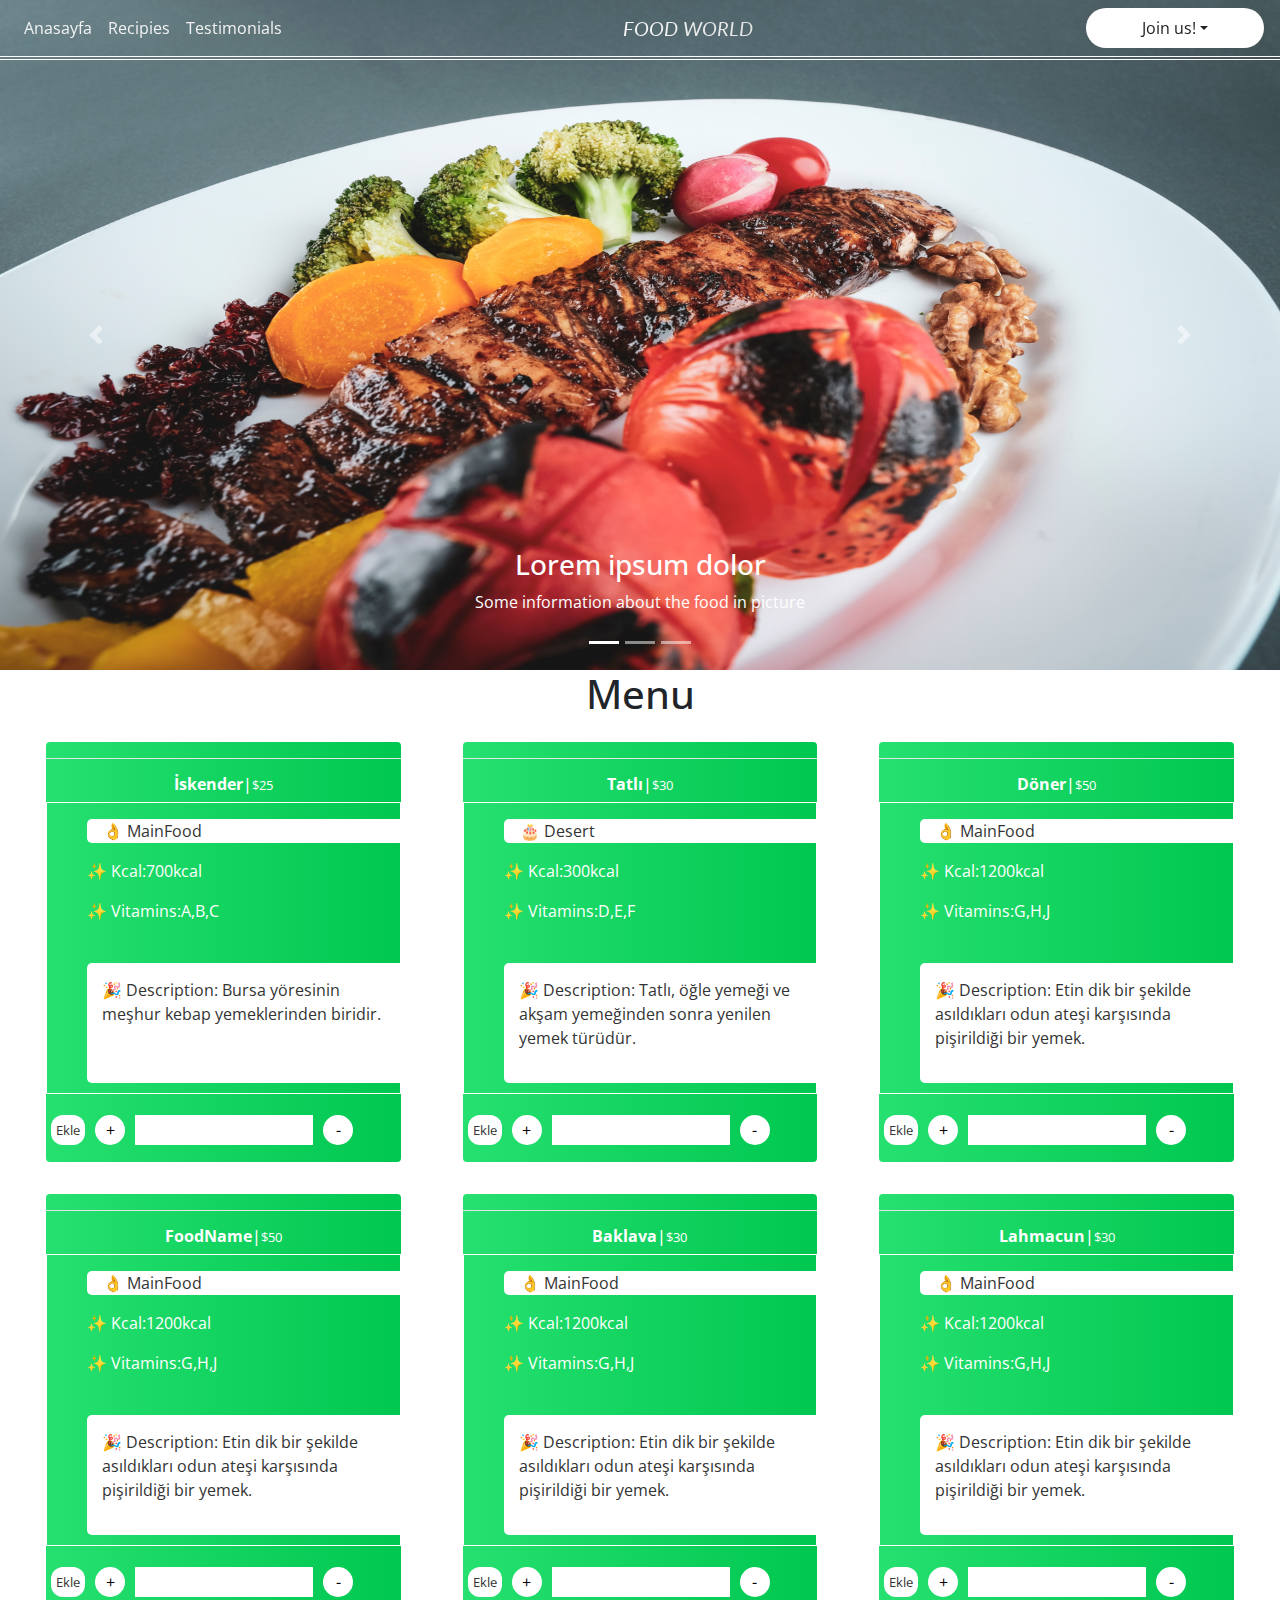
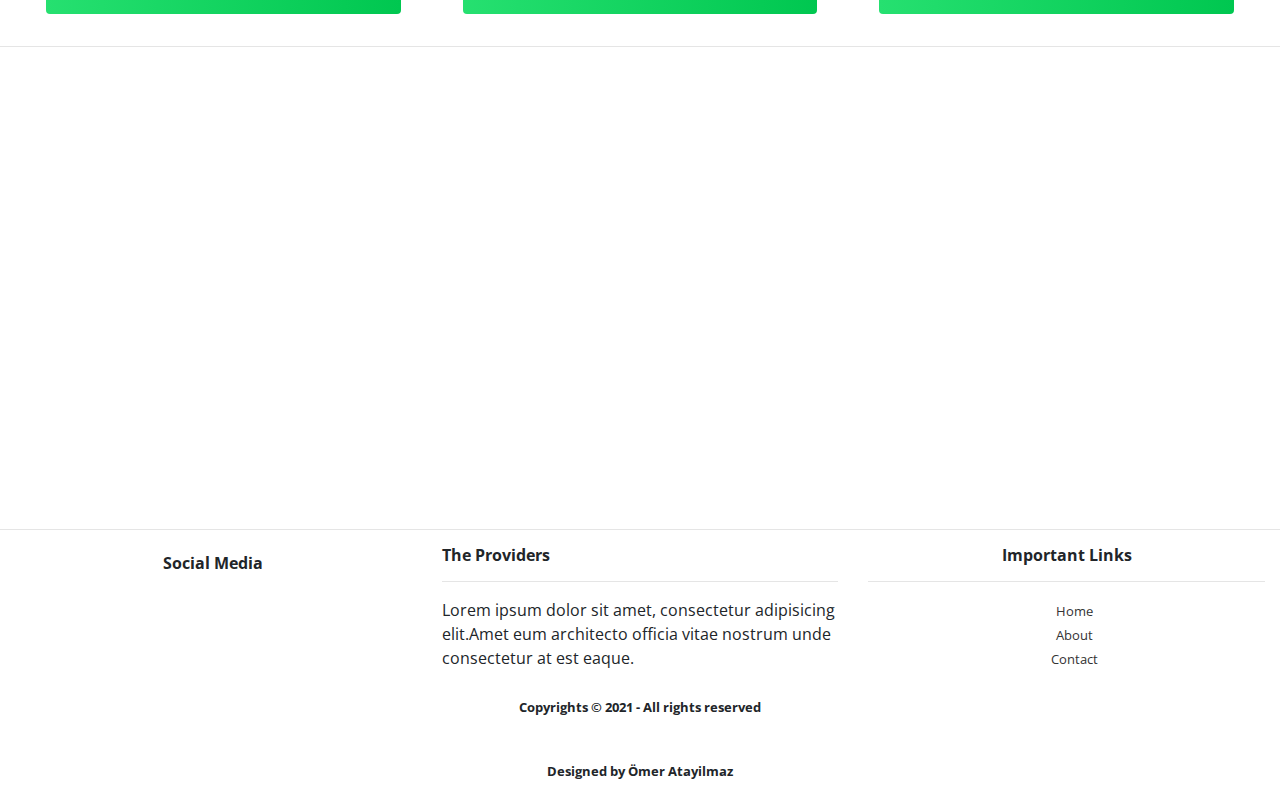
<file: html/index.html>
<!DOCTYPE html>
<html lang="en">
<head>
  <title>Food World</title>
  <meta charset="utf-8">
  <meta name="viewport" content="width=device-width, initial-scale=1">
  <link rel="stylesheet" href="https://maxcdn.bootstrapcdn.com/bootstrap/4.5.2/css/bootstrap.min.css">
<script src="https://ajax.googleapis.com/ajax/libs/jquery/3.5.1/jquery.min.js"></script>
<script src="https://cdnjs.cloudflare.com/ajax/libs/popper.js/1.16.0/umd/popper.min.js"></script>
<script src="https://maxcdn.bootstrapcdn.com/bootstrap/4.5.2/js/bootstrap.min.js"></script>
<link rel="stylesheet" href="https://use.fontawesome.com/releases/v5.7.0/css/all.css" integrity="sha384-lZN37f5QGtY3VHgisS14W3ExzMWZxybE1SJSEsQp9S+oqd12jhcu+A56Ebc1zFSJ" crossorigin="anonymous">
<link rel="stylesheet" href="../css/style.css">
<link rel="stylesheet" href="../css/nav.css">
</head>
<body>

<nav class="navbar navbar-expand-md   fixed-top">
  <button class="navbar-toggler bg-dark text-white" type="button" data-toggle="collapse" data-target="#collapsibleNavbar">
    <span class="navbar-toggler-icon bg-dark text-white"></span>
  </button>
  <div class="collapse navbar-collapse" id="collapsibleNavbar">
    <ul class="navbar-nav">
      <li class="nav-item">
        <a href="index.html" class="nav-link active custom-nav-text">Anasayfa</a>
      </li>
      <li class="nav-item">
        <a href="recipies.html" class="nav-link custom-nav-text">Recipies</a>
      </li>
      <li class="nav-item">
        <a href="testimonials.html" class="nav-link custom-nav-text">Testimonials</a>
      </li>
    </ul>
</div>

<div class="mx-auto ">
  <i class="fas fa-2x text-warning fa-hamburger"><a class=" text-food navbar-brand mx-auto px-2" href="index.html">FOOD WORLD</a></i> 
</div>

<div class="navbar-collapse collapsible">
  <ul class="navbar-nav custom-nav-dropdown ml-auto">
      <li class="nav-item dropdown  px-5">
          <a class="nav-link dropdown-toggle " href="#" id="girismenu" data-toggle="dropdown">Join us!</a>
          <div class="dropdown-menu ml-2 " >
            <a class="dropdown-item cutsom-nav-dropdown-text" data-toggle="modal" data-target="#girisModel" href="#">Giriş Yap</a>
            <a class="dropdown-item  cutsom-nav-dropdown-text " data-toggle="modal" data-target="#kayitModel" href="#">Kayıt Ol</a>
          </div>
      </li>
  </ul>
</div>
</nav>
<!--Giriş Modeli-->
<div class="modal fade" id="girisModel">
  <div class="modal-dialog modal-dialog-scrollable modal-dialog-centered">
  <div class="modal-content">
    <div class="modal-header">
      <h4 class="modal-title">Giriş Paneli</h4>
      <button type="button" class="close" data-dismiss="modal">&times;</button>
    </div>
    <div class="modal-body">
      <form class="was-validated">
        <div class="form-group">
          <label for="email">Email address:</label>
          <input type="email" class="form-control" placeholder="Enter email" name="email" id="email" required>
          <div class="valid-feedback">Uygun</div>
          <div class="invalid-feedback">Lütfen gerekli yerleri doldurun!</div>
        </div>
        <div class="form-group">
          <label for="pwd">Password:</label>
          <input type="password" class="form-control" placeholder="Enter password" name="pwd" id="pwd" required>
          <div class="valid-feedback">Uygun</div>
          <div class="invalid-feedback">Lütfen gerekli yerleri doldurun!</div>
        </div>
        <div class="form-group form-check">
          <label class="form-check-label">
            <input class="form-check-input" type="checkbox" required> Remember me
          </label>
        </div>
      </form>
    </div>
    <div class="modal-footer">
      <button class="btn btn-outline-primary" type="button">Giriş Yap</button>
      <button class="btn btn-outline-danger" type="button" data-dismiss="modal">Kapat</button>
    </div>
  </div>
</div>
</div>
<!--Kayıt Modeli-->
<div class="modal fade" id="kayitModel">
  <div class="modal-dialog modal-dialog-scrollable modal-dialog-centered">
    <div class="modal-content">
      <div class="modal-header">
        <h4 class="modal-title">Kayıt Ol</h4>
        <button class="close" type="button" data-dismiss="modal">&times;</button>
      </div>
      <div class="modal-body">
        <form class="was-validated">
          <div class="form-group">
            <label for="email">Email address:</label>
            <input type="email" class="form-control" placeholder="Enter email" name="email" id="email" required>
            <div class="valid-feedback">Uygun</div>
            <div class="invalid-feedback">Lütfen gerekli yerleri doldurun!</div>
          </div>
          <div class="form-group">
            <label for="pwd">Password:</label>
            <input type="password" class="form-control" placeholder="Enter password" name="pwd" id="pwd" required>
            <div class="valid-feedback">Uygun</div>
            <div class="invalid-feedback">Lütfen gerekli yerleri doldurun!</div>
          </div>
          <div class="form-group form-check">
            <label class="form-check-label">
              <input class="form-check-input" type="checkbox" required> Remember me
            </label>
          </div>
        </form>
      </div>
      <div class="modal-footer">
        <button class="btn btn-outline-success">Kayıt Ol</button>
        <button class="btn btn-outline-danger" data-dismiss="modal">Kapat</button>
      </div>
    </div>
  </div>
</div>
<div id="food_carousel" class="carousel slide" data-ride="carousel">
  <ul class="carousel-indicators">
    <li data-target="#food_carousel" data-slide-to="0" class="active"></li>
    <li data-target="#food_carousel" data-slide-to="1"></li>
    <li data-target="#food_carousel" data-slide-to="2"></li>
  </ul>
  <div class="carousel-inner">
    <div class="carousel-item active">
      <img class="img-fluid img-custom" src="../img/food1.jpg">
      <div class="carousel-caption">
          <h3>Lorem ipsum dolor</h3>
          <p>Some information about the food in picture</p>
      </div>
    </div>
    <div class="carousel-item">
      <img class="img-fluid img-custom" src="../img/food2.jpg">
      <div class="carousel-caption">
        <h3>Lorem ipsum dolor</h3>
        <p>Some information about the food in picture</p>
      </div>
    </div>
    <div class="carousel-item">
      <img class="img-fluid img-custom" src="../img/food3.jpg">
      <div class="carousel-caption">
        <h3>Lorem ipsum dolor</h3>
        <p>Some information about the food in picture</p>
      </div>
    </div>
  </div>
  <a class="carousel-control-prev" href="#food_carousel" data-slide="prev">
    <span class="carousel-control-prev-icon"></span>
  </a>
  <a class="carousel-control-next" href="#food_carousel" data-slide="next">
    <span class="carousel-control-next-icon"></span>
  </a>
</div>
<h1 class="text-center">Menu</h1>
<div class="container-fluid">
  <div class="row jsonDataBuraya">
    <div class="col-md-4">
      <div class="card">
        <h5 class="foodName">${mov.food_name} | <b>$${mov.price}</b></h5>
        <ul class="foodList">
          <li>${food_type}</li>
          <li>✨ Kcal:${mov.food_calory}</li>
          <li>✨ Vitamins:${mov.vitamins}</li>
          <br>
          <li class="desc">🎉 Description: ${mov.food_description} Lorem ipsum dolor, sit amet consectetur adipisicing elit. Minus libero a eius delectus sapiente rerum. Lorem ipsum dolor sit, amet consectetur adipisicing elit. Illo consequatur hic delectus ducimus at nihil.</li>
        </ul>
        <div class="orderContainer">
          <button type="button" class="buttonOrder order" id=${mov.id} value=${mov.price}> Ekle </button>
          <button type="button" class="buttonOrder"> + </button>
          <input class="orderInput" id="${mov.id}${mov.id}" type="text" maxlength="3"/>
          <button  type="button" class="buttonOrder"> - </button> 
        </div>
      </div>
    </div>
  </div>
</div>
<!--map-->
<div style="clear:both"></div>
<hr>
<section>
  <div class="container-fluid">
    <div class="row">
      <iframe src="https://www.google.com/maps/embed?pb=!1m18!1m12!1m3!1d204617.76602341208!2d34.388819471277124!3d36.742908190727206!2m3!1f0!2f0!3f0!3m2!1i1024!2i768!4f13.1!3m3!1m2!1s0x1527f4a4c0be6e9f%3A0x4dbef2b1f81e7d77!2sMersin%2C%20Akdeniz%2FMersin!5e0!3m2!1sen!2str!4v1621337183898!5m2!1sen!2str" 
      width="100%" 
      height="450" 
      style="border:0;" 
      allowfullscreen=""
      loading="lazy"></iframe>
    </div>
  
  </div>
</section>
<!--Social Media İcons-->
<hr>
<footer>
  <div class="container-fluid">
    <div class="row ">
      <div class="col-md-4 text-center">
        <h6 class="p-2"><b>Social Media</b></h6>
        <a style="color:#333;" class="p-1" href="#"><i class="fab fa-2x fa-instagram"></i></a>
        <a style="color:#333;" class="p-1" href="#"><i class="fab fa-2x fa-facebook"></i></a>
        <a style="color:#333;" class="p-1" href="#"><i class="fab fa-2x fa-linkedin"></i></a>
        <a style="color:#333;" class="p-1" href="#"><i class="fab fa-2x fa-youtube"></i></a>
      </div>
      <div class="col-md-4">
        <h6><b>The Providers</b></h6>
        <hr>
        <p>Lorem ipsum dolor sit amet, consectetur adipisicing elit.Amet eum architecto officia vitae nostrum unde consectetur at est eaque. </p>
      </div>
      <div class="col-md-4 text-center">
        <h6><b>Important Links</b></h6>
        <hr>
        <ul class="list-unstyled">
          <li><a href="#" class="text-decoration-none" style="color:#333;"><i class="fas fa-home p-2"></i><small>Home</small></a></li>
          <li><a href="#" class="text-decoration-none" style="color:#333;"><i class="fas fa-info-circle p-2"></i><small>About</small></a></li>
          <li><a href="#" class="text-decoration-none" style="color:#333;"><i class="fas fa-users p-2"></i><small>Contact</small></a></li>
        </ul>
      </div>
    </div>
  </div>
  <div class="container-fluid bottom-footer pt-2">
    <div class="row">
      <div class="col-12 text-center text-custom">
        <p><small><b>Copyrights &#169; 2021 - All rights reserved</b></small></p><br>
        <p><small><b>Designed by Ömer Atayilmaz</b></small></p>
      </div>
    </div>
  </div>
  </div>
</footer>


</body>
<script src="../js/main.js"></script>
</html>
</file>
<file: css/style.css>
/*Card özellikleri*/

.col-md-4{
    float:left;
}
.card{
    background: linear-gradient(to right,#26e070,#00c750);
    border:none;
    height:420px;
    margin:1rem;
    
}
.card .foodName{
  
    color:#fff;
    text-align: center;
    font-size: medium;
}
.card .foodList{
    list-style:none;
    display: flex;
    flex-direction: column;
    border:1px solid #fff;
    justify-content: center;
    text-align: left;
    color:#fff;
    font-size:1rem;
 
}
.foodList li{
    margin-top:1rem;
}

.foodList li:first-child,.foodList li:last-child {
    background-color: #fff;
    color:#333;
    border-radius: 5px 0 0px 5px;
    padding-left:1rem;
  }
.foodList li:last-child{
    margin-bottom:10px;
    overflow:auto;
    height:120px;
    padding:15px;
}

.card .orderContainer
{
    
    display:flex;
    flex-direction:row;
    justify-content: right;

}
.card button,input{
    margin:5px;
    outline:none;
    border:none;
    background:#fff;
}
.card button:nth-child(1){
    
    border-radius: 12px;
    padding:5px;
    font-size:0.8rem;
    color:#333;
    outline:none;
  
}
.card button:nth-child(2),.card button:nth-child(4){
    width:30px;
    height:30px;
    border-radius: 30px;
 
}
.card input:nth-child(3){
    font-size: 0.8rem;
    padding-left:15px;
}


/*Slider*/
.img-custom{
    height:670px !important;
    width:100% !important;
    background-size: cover;
}
</file>
<file: css/nav.css>
@import url('https://fonts.googleapis.com/css2?family=Open+Sans&display=swap');
@import url('https://fonts.googleapis.com/css2?family=Lato:wght@700&display=swap');
:root{
    
    --bg-nav:#111;
    --title-font:'Lato','sans-serif';
    
}
body{
    font-family:  'Open Sans', sans-serif !important;
}


.text-food{

    background-image: linear-gradient(45deg, #fff, #ddd);
    background-size: 100%;
    -webkit-background-clip: text;
    -moz-background-clip: text;
    -webkit-text-fill-color: transparent; 
    -moz-text-fill-color: transparent;
    font-family: var(--title-font);
  
}
.custom-nav-text{

    font-weight:600;
    font-size: 1rem;
    color:#f2f2f2;
}
.custom-nav-text:hover{
    transition:0.3s;
    border-radius:4px;
    display: block;;
    background:#222;
    color:#f2f2f2;
}
nav .active{
    font-size: 1.1rem;
}
nav .nav-link{
    font:var(--title-font);

}
nav{
    border-bottom:4px double  #fff;
}
/* Custom dropdown */
.custom-nav-dropdown{
    background: #fff;
    border-radius: 2rem;
}
.dropdown-menu{
    border:none;
    text-align: center;
}
.custom-nav-dropdown a{
    color:#222;
}
.custom-nav-dropdown .cutsom-nav-dropdown-text:hover
{
    transition: 0.2s ease-in;
    color:#fff;
    background: var(--bg-nav);
}
/*scrollbar*/
::-webkit-scrollbar{
   width:0.6rem;
  
}
::-webkit-scrollbar-thumb{
    background: #111;
    

}
::-webkit-scrollbar-track{
    background:#fff;
    border-left:2px solid #111;
}
::-webkit-scrollbar-thumb:hover{
    background-color: #222;
}
</file>
